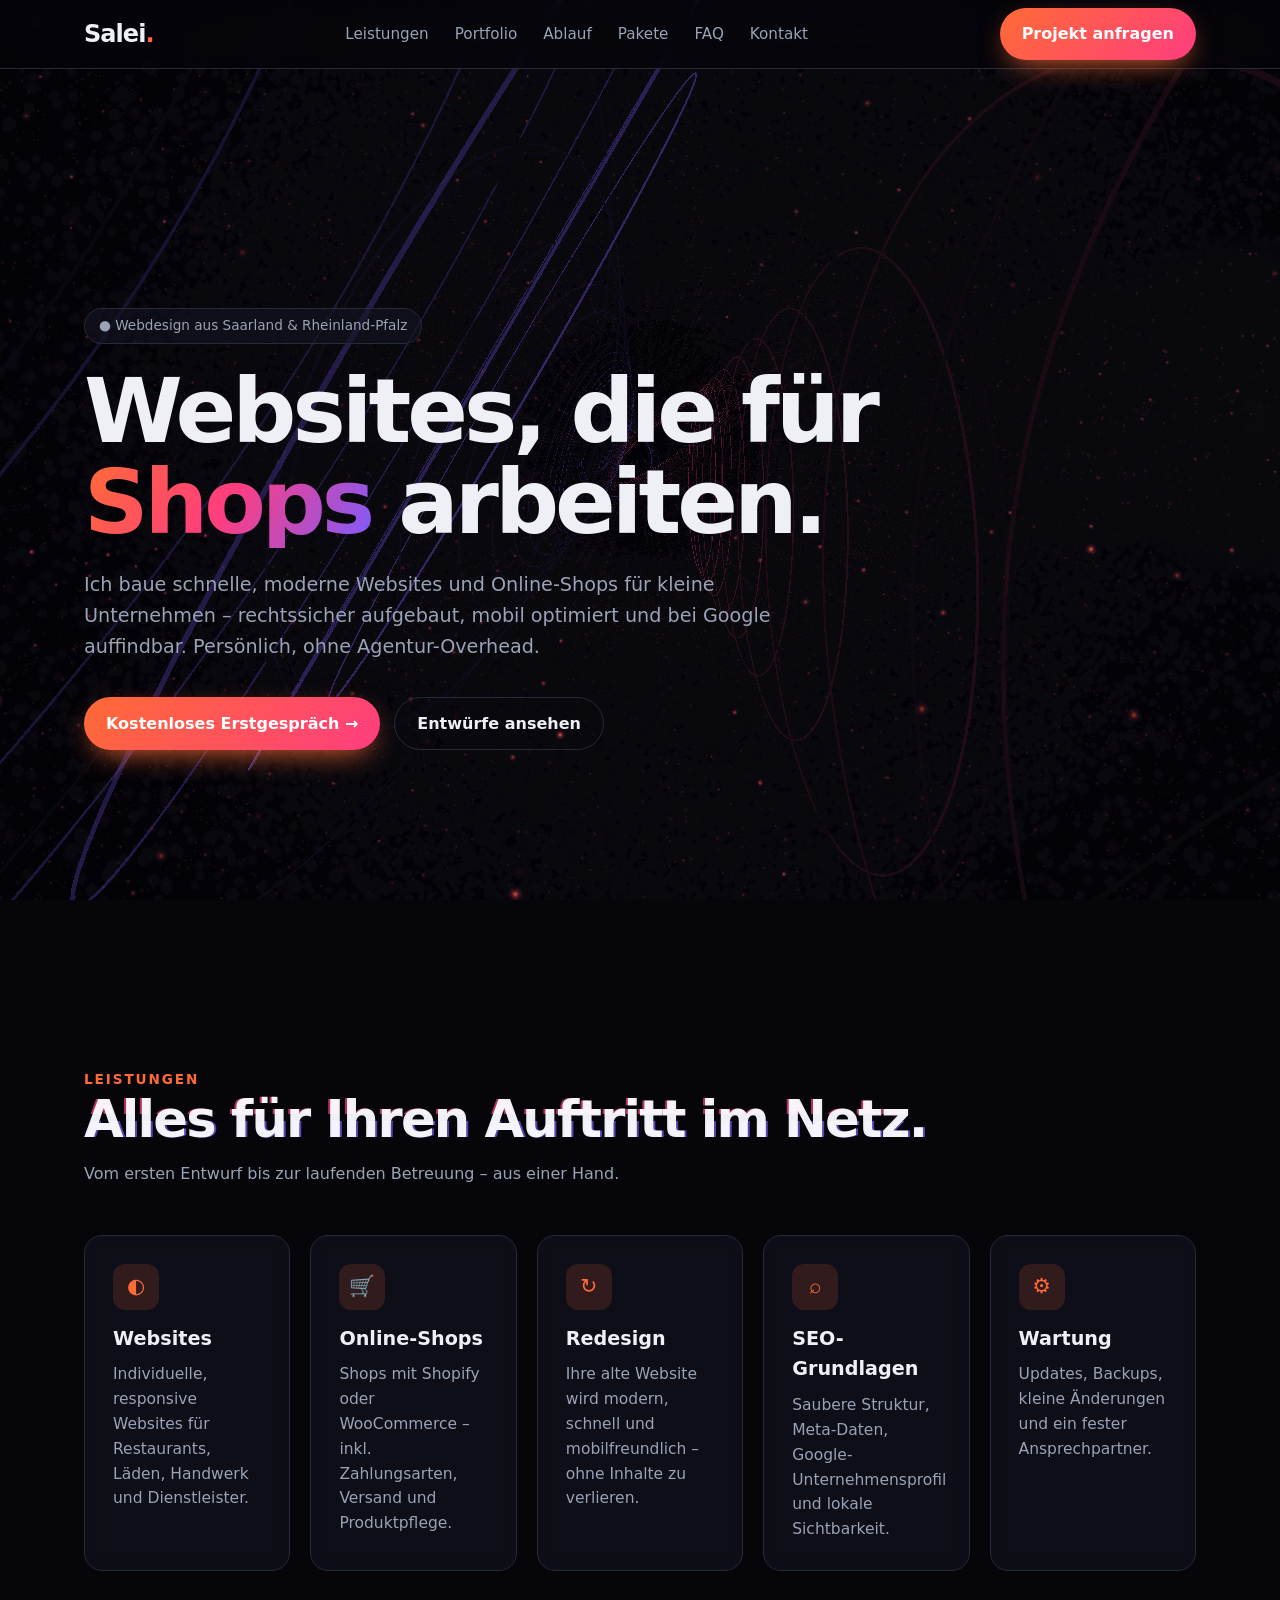
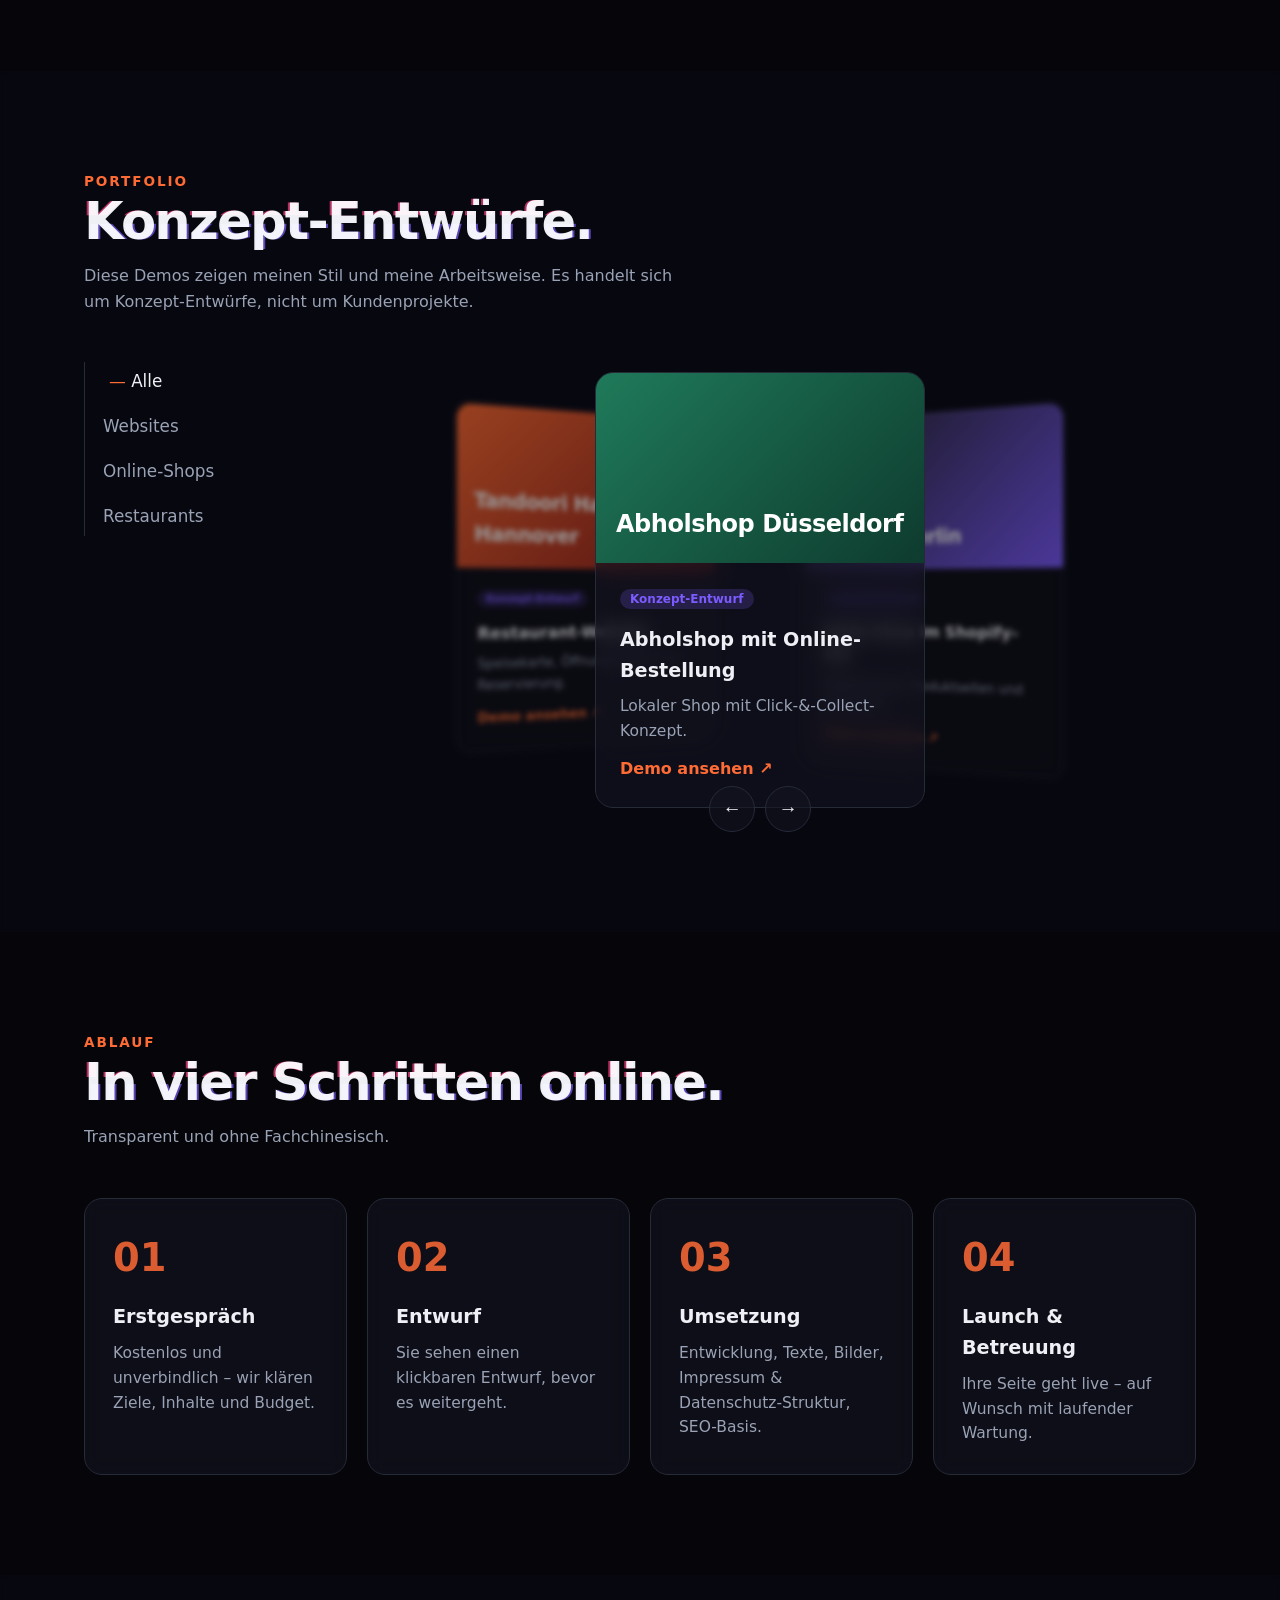
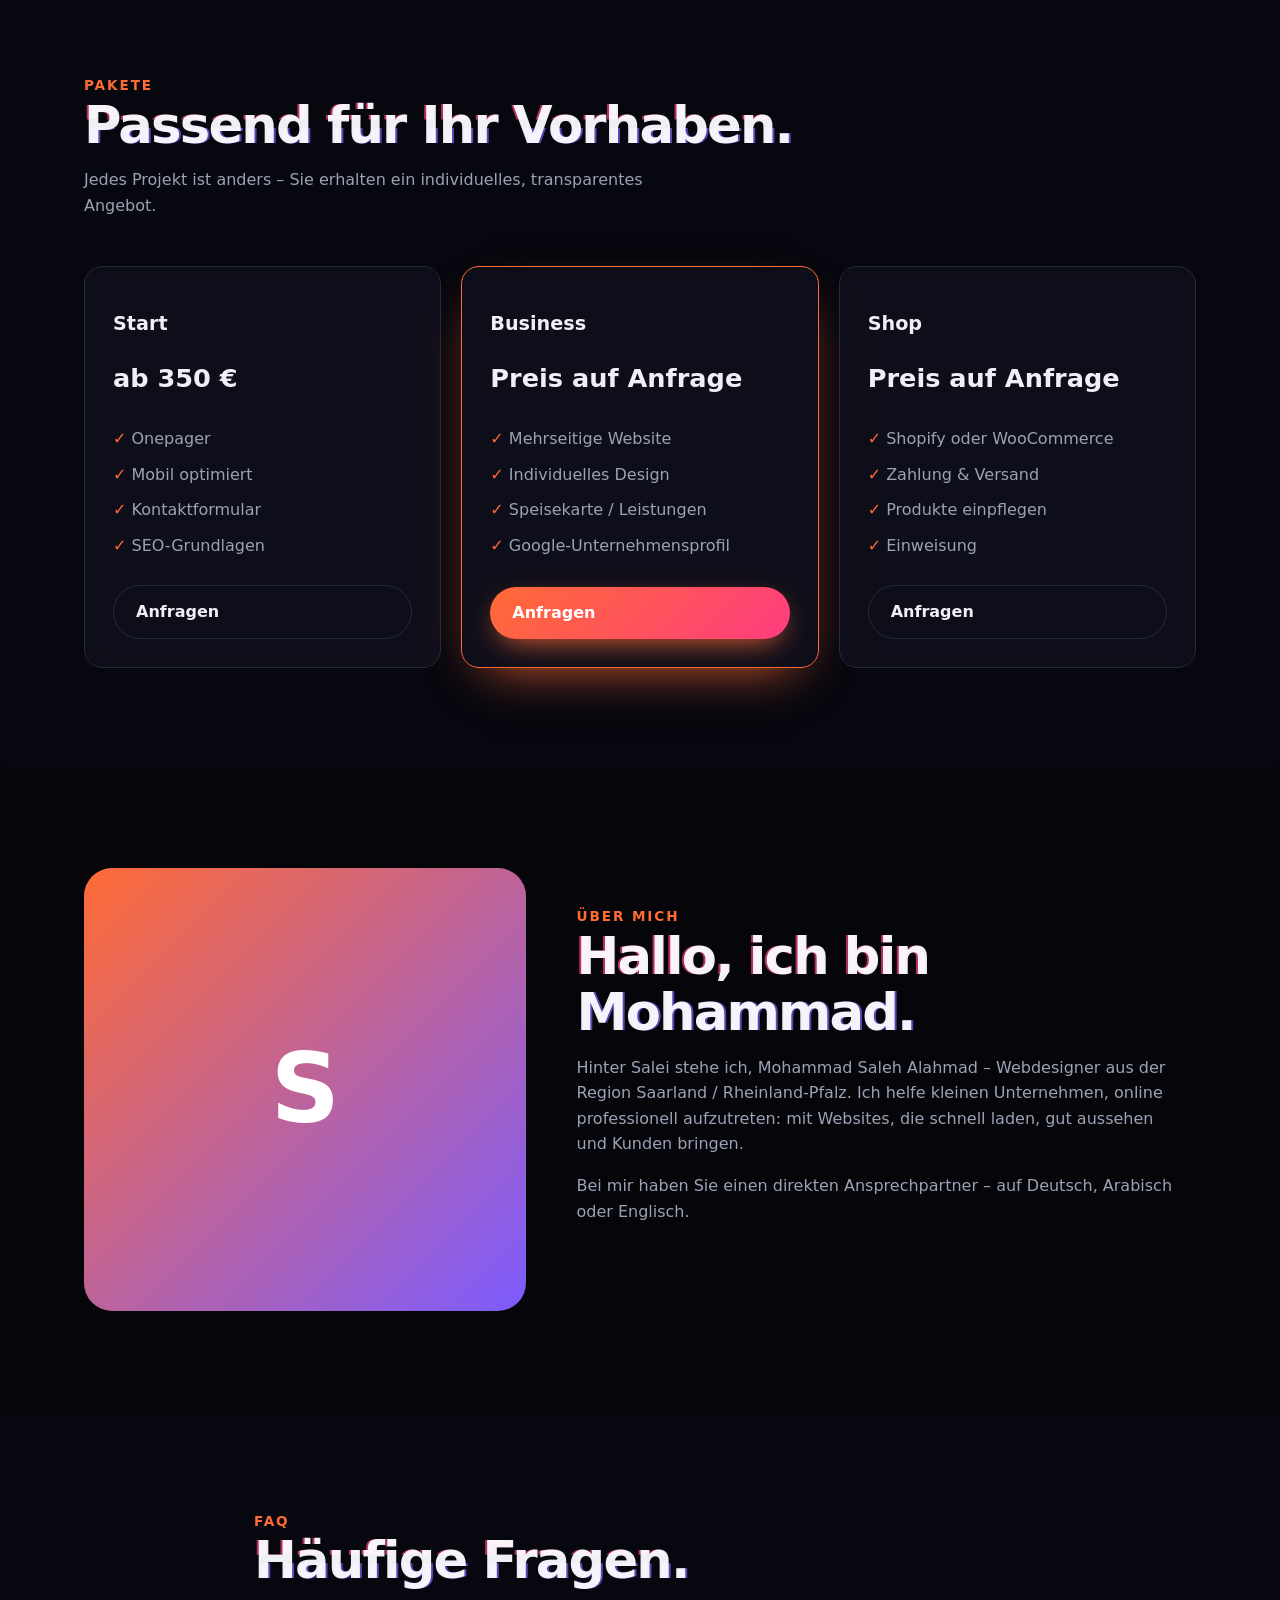
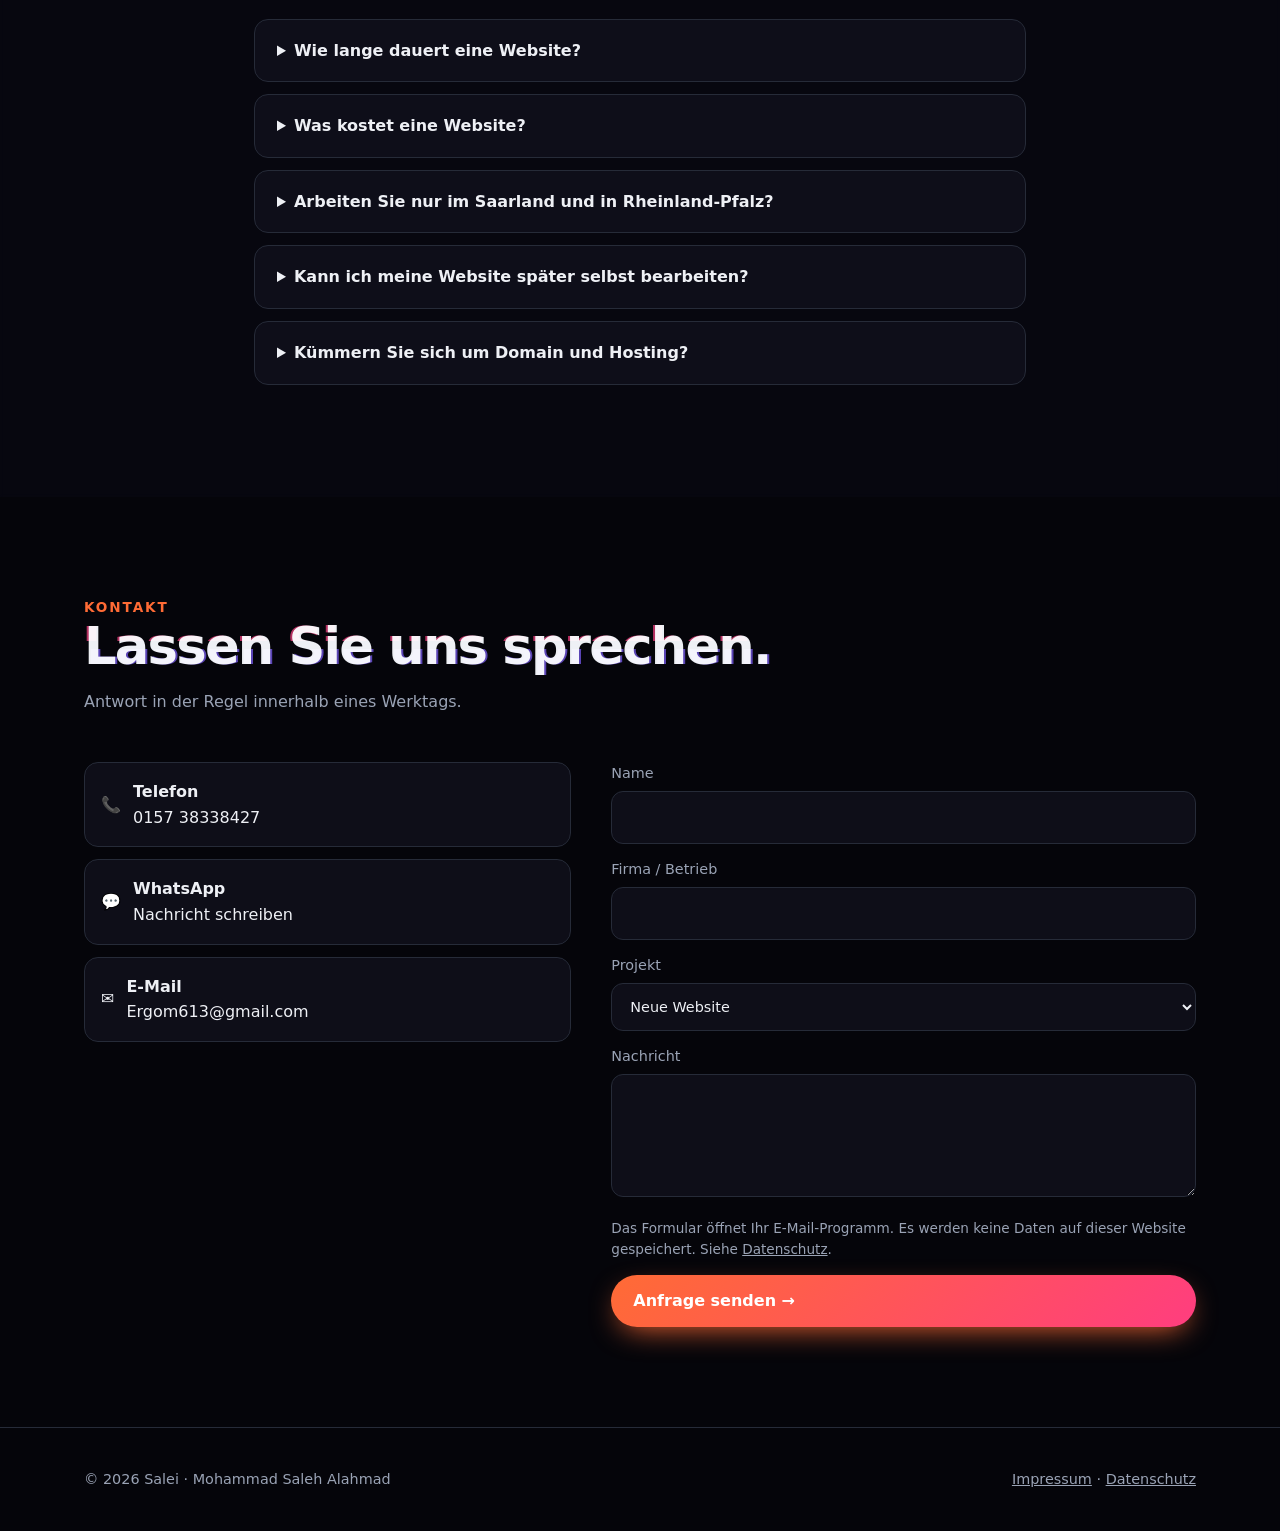
<file: index.html>
<!doctype html>
<html lang="de">
<head>
<meta charset="utf-8"><meta name="viewport" content="width=device-width,initial-scale=1">
<title>Salei – Webdesign &amp; Online-Shops für Saarland &amp; Rheinland-Pfalz</title>
<meta name="description" content="Salei – moderne Websites, Online-Shops (Shopify, WooCommerce), Redesign und SEO für Restaurants, Läden und kleine Unternehmen in Saarland, Rheinland-Pfalz und ganz Deutschland.">
<link rel="canonical" href="https://www.DEINE-DOMAIN.de/">
<meta name="theme-color" content="#05050a">
<link rel="icon" href="favicon.svg" type="image/svg+xml">
<meta property="og:type" content="website"><meta property="og:locale" content="de_DE">
<meta property="og:title" content="Salei – Webdesign &amp; Online-Shops"><meta property="og:description" content="Moderne Websites und Online-Shops für kleine Unternehmen in Deutschland.">
<meta property="og:url" content="https://www.DEINE-DOMAIN.de/"><meta property="og:image" content="https://www.DEINE-DOMAIN.de/og-image.svg">
<link rel="stylesheet" href="style.css">
<script type="application/ld+json">
{"@context":"https://schema.org","@type":"ProfessionalService","name":"Salei","description":"Webdesign, Online-Shops, Redesign, SEO und Wartung für kleine Unternehmen.","url":"https://www.DEINE-DOMAIN.de/","telephone":"+4915738338427","email":"Ergom613@gmail.com","founder":{"@type":"Person","name":"Mohammad Saleh Alahmad"},"areaServed":["Saarland","Rheinland-Pfalz","Deutschland"],"address":{"@type":"PostalAddress","streetAddress":"Mecklenburgring 6","postalCode":"66121","addressLocality":"Saarbrücken","addressRegion":"Saarland","addressCountry":"DE"},"priceRange":"ab 350 €","knowsLanguage":["de","ar","en"]}
</script>
</head>
<body>
<canvas id="gl" aria-hidden="true"></canvas>
<a class="skip" href="#main">Zum Inhalt springen</a>
<header><nav class="wrap" aria-label="Hauptnavigation">
<a href="#top" class="logo">Salei<span>.</span></a>
<ul><li><a href="#leistungen">Leistungen</a></li><li><a href="#portfolio">Portfolio</a></li><li><a href="#ablauf">Ablauf</a></li><li><a href="#pakete">Pakete</a></li><li><a href="#faq">FAQ</a></li><li><a href="#kontakt">Kontakt</a></li></ul>
<a href="#kontakt" class="btn p hdr-cta">Projekt anfragen</a>
<button class="menu" aria-label="Menü öffnen" aria-expanded="false">☰</button>
</nav></header>
<main id="main">
<section class="hero" id="top"><div class="blob b1"></div><div class="blob b2"></div><div class="grid-bg"></div>
<div class="wrap">
<span class="tag rv">● Webdesign aus Saarland &amp; Rheinland-Pfalz</span>
<h1 class="rv">Websites, die für <span class="grad word">Restaurants</span> arbeiten.</h1>
<p class="lead rv">Ich baue schnelle, moderne Websites und Online-Shops für kleine Unternehmen – rechtssicher aufgebaut, mobil optimiert und bei Google auffindbar. Persönlich, ohne Agentur-Overhead.</p>
<div class="cta rv"><a href="#kontakt" class="btn p">Kostenloses Erstgespräch →</a><a href="#portfolio" class="btn">Entwürfe ansehen</a></div>
</div></section>

<section id="leistungen"><div class="wrap">
<p class="kick rv">Leistungen</p><h2 class="rv glitch" data-text="Alles für Ihren Auftritt im Netz.">Alles für Ihren Auftritt im Netz.</h2>
<p class="sub rv">Vom ersten Entwurf bis zur laufenden Betreuung – aus einer Hand.</p>
<div class="cards" style="grid-template-columns:repeat(auto-fit,minmax(190px,1fr))">
<article class="card rv"><div class="ic" aria-hidden="true">◐</div><h3>Websites</h3><p>Individuelle, responsive Websites für Restaurants, Läden, Handwerk und Dienstleister.</p></article>
<article class="card rv"><div class="ic" aria-hidden="true">🛒</div><h3>Online-Shops</h3><p>Shops mit Shopify oder WooCommerce – inkl. Zahlungsarten, Versand und Produktpflege.</p></article>
<article class="card rv"><div class="ic" aria-hidden="true">↻</div><h3>Redesign</h3><p>Ihre alte Website wird modern, schnell und mobilfreundlich – ohne Inhalte zu verlieren.</p></article>
<article class="card rv"><div class="ic" aria-hidden="true">⌕</div><h3>SEO-Grundlagen</h3><p>Saubere Struktur, Meta-Daten, Google-Unternehmensprofil und lokale Sichtbarkeit.</p></article>
<article class="card rv"><div class="ic" aria-hidden="true">⚙</div><h3>Wartung</h3><p>Updates, Backups, kleine Änderungen und ein fester Ansprechpartner.</p></article>
</div></div></section>

<section id="portfolio" class="alt"><div class="wrap">
<p class="kick rv">Portfolio</p><h2 class="rv glitch" data-text="Konzept-Entwürfe.">Konzept-Entwürfe.</h2>
<p class="sub rv">Diese Demos zeigen meinen Stil und meine Arbeitsweise. Es handelt sich um Konzept-Entwürfe, nicht um Kundenprojekte.</p>
<div class="pf"><ul class="filters rv" aria-label="Projekte filtern">
<li><button aria-pressed="true" data-f="all">Alle</button></li><li><button aria-pressed="false" data-f="websites">Websites</button></li><li><button aria-pressed="false" data-f="shops">Online-Shops</button></li><li><button aria-pressed="false" data-f="restaurants">Restaurants</button></li></ul>
<div class="stage rv"><div class="ring">
<a data-cat="websites shops" class="card proj" href="https://alphamhs614-cmd.github.io/abholshop-duesseldorf-demo/" target="_blank" rel="noopener"><div class="thumb t1">Abholshop Düsseldorf</div><div class="in"><span class="badge">Konzept-Entwurf</span><h3>Abholshop mit Online-Bestellung</h3><p>Lokaler Shop mit Click-&amp;-Collect-Konzept.</p><span class="more">Demo ansehen ↗</span></div></a>
<a data-cat="shops" class="card proj" href="https://alphamhs614-cmd.github.io/fashion-berlin-shopify-demo/" target="_blank" rel="noopener"><div class="thumb t2">Fashion Berlin</div><div class="in"><span class="badge">Konzept-Entwurf</span><h3>Mode-Shop im Shopify-Stil</h3><p>Editorial-Look, Produktseiten und Warenkorb.</p><span class="more">Demo ansehen ↗</span></div></a>
<a data-cat="websites restaurants" class="card proj" href="https://alphamhs614-cmd.github.io/tandoori-haus-hannover-demo/" target="_blank" rel="noopener"><div class="thumb t3">Tandoori Haus Hannover</div><div class="in"><span class="badge">Konzept-Entwurf</span><h3>Restaurant-Website</h3><p>Speisekarte, Öffnungszeiten und Reservierung.</p><span class="more">Demo ansehen ↗</span></div></a>
</div><div class="carnav"><button class="prev" aria-label="Vorheriges Projekt">←</button><button class="next" aria-label="Nächstes Projekt">→</button></div></div></div></div></div></section>

<section id="ablauf"><div class="wrap">
<p class="kick rv">Ablauf</p><h2 class="rv glitch" data-text="In vier Schritten online.">In vier Schritten online.</h2><p class="sub rv">Transparent und ohne Fachchinesisch.</p>
<div class="steps">
<div class="card rv"><h3>Erstgespräch</h3><p>Kostenlos und unverbindlich – wir klären Ziele, Inhalte und Budget.</p></div>
<div class="card rv"><h3>Entwurf</h3><p>Sie sehen einen klickbaren Entwurf, bevor es weitergeht.</p></div>
<div class="card rv"><h3>Umsetzung</h3><p>Entwicklung, Texte, Bilder, Impressum &amp; Datenschutz-Struktur, SEO-Basis.</p></div>
<div class="card rv"><h3>Launch &amp; Betreuung</h3><p>Ihre Seite geht live – auf Wunsch mit laufender Wartung.</p></div>
</div></div></section>

<section id="pakete" class="alt price"><div class="wrap">
<p class="kick rv">Pakete</p><h2 class="rv glitch" data-text="Passend für Ihr Vorhaben.">Passend für Ihr Vorhaben.</h2><p class="sub rv">Jedes Projekt ist anders – Sie erhalten ein individuelles, transparentes Angebot.</p>
<div class="cards">
<div class="card rv"><h3>Start</h3><div class="amt">ab 350 €</div><ul><li>Onepager</li><li>Mobil optimiert</li><li>Kontaktformular</li><li>SEO-Grundlagen</li></ul><a href="#kontakt" class="btn">Anfragen</a></div>
<div class="card hl rv"><h3>Business</h3><div class="amt">Preis auf Anfrage</div><ul><li>Mehrseitige Website</li><li>Individuelles Design</li><li>Speisekarte / Leistungen</li><li>Google-Unternehmensprofil</li></ul><a href="#kontakt" class="btn p">Anfragen</a></div>
<div class="card rv"><h3>Shop</h3><div class="amt">Preis auf Anfrage</div><ul><li>Shopify oder WooCommerce</li><li>Zahlung &amp; Versand</li><li>Produkte einpflegen</li><li>Einweisung</li></ul><a href="#kontakt" class="btn">Anfragen</a></div>
</div>
<!-- PREISE: Hier können später "ab ... €"-Preise eingetragen werden (Platzhalter "Preis auf Anfrage" ersetzen). -->
</div></section>

<section id="ueber"><div class="wrap about">
<div class="avatar rv" aria-hidden="true">S</div>
<div><p class="kick rv">Über mich</p><h2 class="rv glitch" data-text="Hallo, ich bin Mohammad.">Hallo, ich bin Mohammad.</h2>
<p class="sub rv" style="margin-bottom:16px">Hinter Salei stehe ich, Mohammad Saleh Alahmad – Webdesigner aus der Region Saarland / Rheinland-Pfalz. Ich helfe kleinen Unternehmen, online professionell aufzutreten: mit Websites, die schnell laden, gut aussehen und Kunden bringen.</p>
<p class="sub rv">Bei mir haben Sie einen direkten Ansprechpartner – auf Deutsch, Arabisch oder Englisch.</p></div>
</div></section>

<section id="faq" class="alt"><div class="wrap" style="max-width:820px">
<p class="kick rv">FAQ</p><h2 class="rv glitch" data-text="Häufige Fragen.">Häufige Fragen.</h2><div style="margin-top:30px">
<details class="rv"><summary>Wie lange dauert eine Website?</summary><p>Ein einfacher Onepager ist oft in 1–2 Wochen fertig, größere Projekte und Shops brauchen entsprechend länger. Den genauen Zeitplan besprechen wir im Erstgespräch.</p></details>
<details class="rv"><summary>Was kostet eine Website?</summary><p>Das hängt vom Umfang ab. Nach dem Erstgespräch erhalten Sie ein individuelles Festpreis-Angebot.</p></details>
<details class="rv"><summary>Arbeiten Sie nur im Saarland und in Rheinland-Pfalz?</summary><p>Nein – in der Region gerne auch persönlich, deutschlandweit online per Telefon oder Video.</p></details>
<details class="rv"><summary>Kann ich meine Website später selbst bearbeiten?</summary><p>Ja, auf Wunsch mit einem einfach bedienbaren System und kurzer Einweisung.</p></details>
<details class="rv"><summary>Kümmern Sie sich um Domain und Hosting?</summary><p>Ich unterstütze Sie bei der Auswahl und Einrichtung. Verträge laufen auf Ihren Namen, damit Sie unabhängig bleiben.</p></details>
</div></div></section>

<section id="kontakt"><div class="wrap">
<p class="kick rv">Kontakt</p><h2 class="rv glitch" data-text="Lassen Sie uns sprechen.">Lassen Sie uns sprechen.</h2><p class="sub rv">Antwort in der Regel innerhalb eines Werktags.</p>
<div class="contact">
<div class="cl rv">
<a href="tel:+4915738338427">📞 <span><strong>Telefon</strong><br>0157 38338427</span></a>
<a href="https://wa.me/4915738338427" target="_blank" rel="noopener">💬 <span><strong>WhatsApp</strong><br>Nachricht schreiben</span></a>
<a href="mailto:Ergom613@gmail.com">✉️ <span><strong>E-Mail</strong><br>Ergom613@gmail.com</span></a>
</div>
<form id="f" class="rv" data-mail="Ergom613@gmail.com">
<label>Name<input name="n" required autocomplete="name"></label>
<label>Firma / Betrieb<input name="c" autocomplete="organization"></label>
<label>Projekt<select name="t"><option>Neue Website</option><option>Online-Shop</option><option>Redesign</option><option>SEO</option><option>Wartung</option></select></label>
<label>Nachricht<textarea name="m" rows="4" required></textarea></label>
<p style="font-size:.85rem;color:var(--mut)">Das Formular öffnet Ihr E-Mail-Programm. Es werden keine Daten auf dieser Website gespeichert. Siehe <a href="datenschutz.html">Datenschutz</a>.</p>
<button class="btn p" type="submit">Anfrage senden →</button>
</form></div></div></section>
</main>
<footer><div class="wrap"><span>© <span id="y">2026</span> Salei · Mohammad Saleh Alahmad</span><span><a href="impressum.html">Impressum</a> · <a href="datenschutz.html">Datenschutz</a></span></div></footer>
<script src="main.js" defer></script>
<script type="module" src="scene.js"></script>
</body></html>
</file>
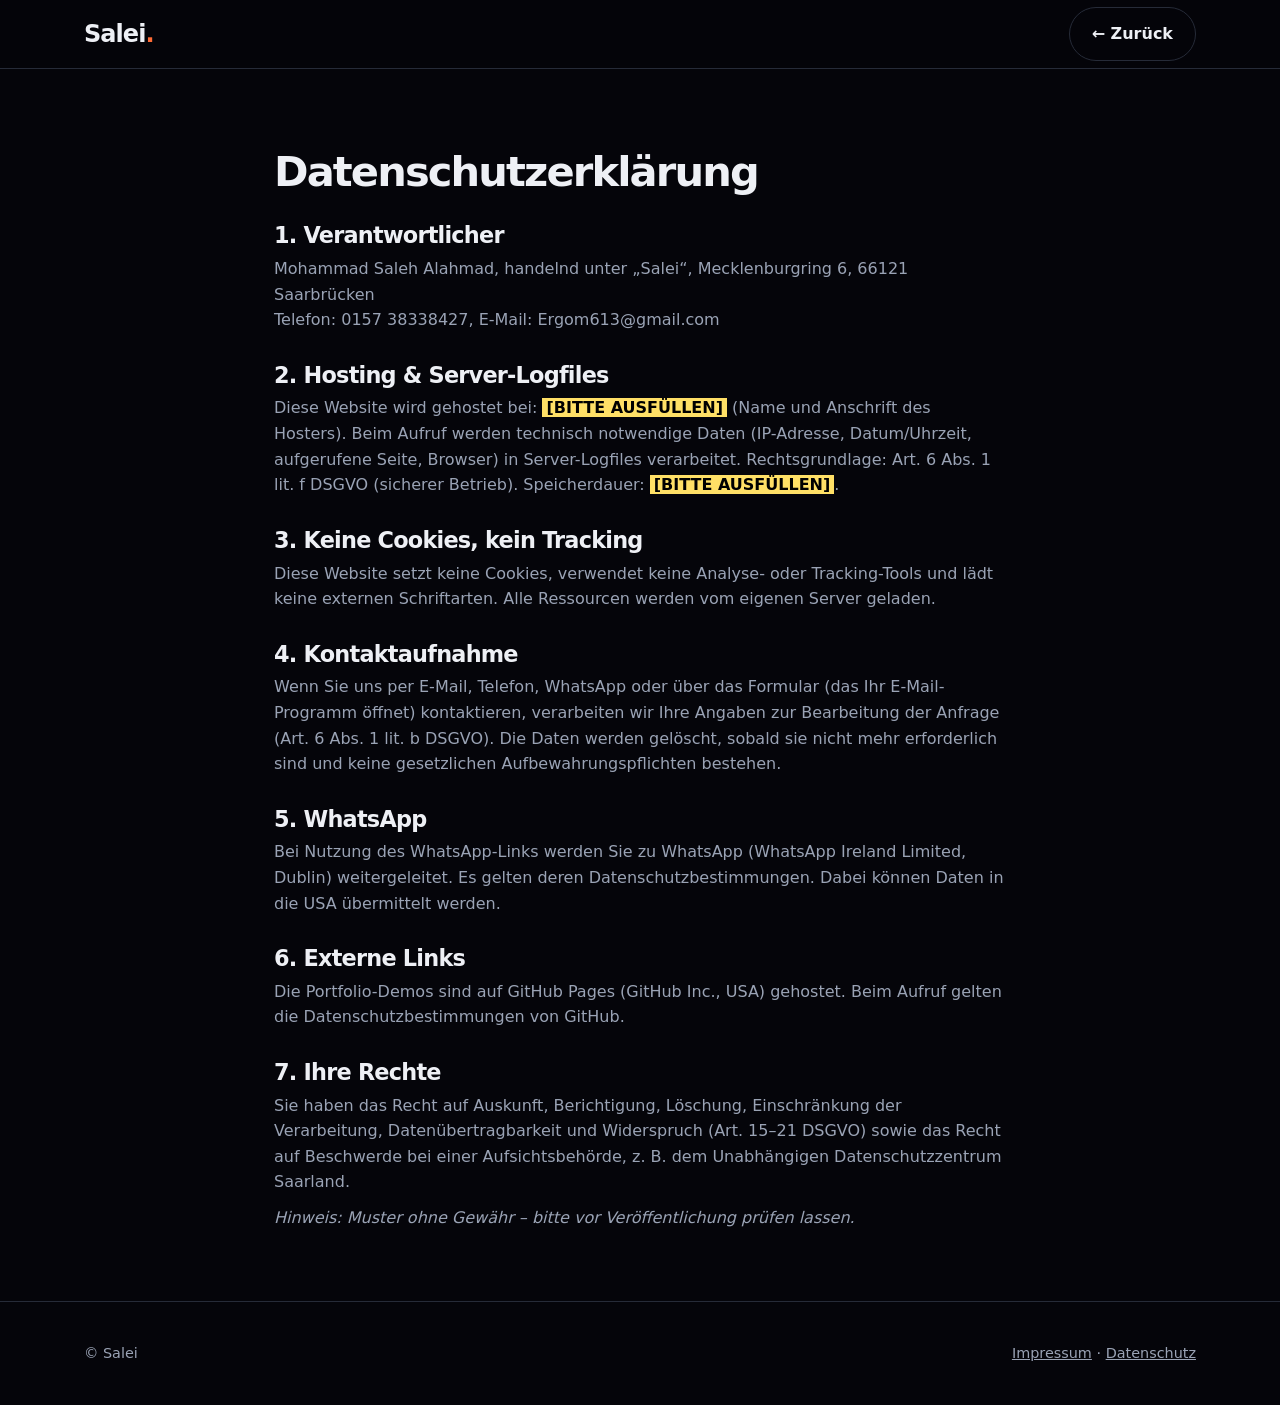
<file: datenschutz.html>
<!doctype html><html lang="de"><head><meta charset="utf-8"><meta name="viewport" content="width=device-width,initial-scale=1"><title>Datenschutzerklärung – Salei</title><meta name="robots" content="noindex,follow"><link rel="icon" href="favicon.svg" type="image/svg+xml"><link rel="stylesheet" href="style.css"></head><body>
<header><nav class="wrap"><a href="index.html" class="logo">Salei<span>.</span></a><a href="index.html" class="btn">← Zurück</a></nav></header>
<main class="wrap legal"><h1>Datenschutzerklärung</h1>
<h2>1. Verantwortlicher</h2><p>Mohammad Saleh Alahmad, handelnd unter „Salei“, Mecklenburgring 6, 66121 Saarbrücken<br>Telefon: 0157 38338427, E-Mail: Ergom613@gmail.com</p>
<h2>2. Hosting &amp; Server-Logfiles</h2><p>Diese Website wird gehostet bei: <span class="fill">[BITTE AUSFÜLLEN]</span> (Name und Anschrift des Hosters). Beim Aufruf werden technisch notwendige Daten (IP-Adresse, Datum/Uhrzeit, aufgerufene Seite, Browser) in Server-Logfiles verarbeitet. Rechtsgrundlage: Art. 6 Abs. 1 lit. f DSGVO (sicherer Betrieb). Speicherdauer: <span class="fill">[BITTE AUSFÜLLEN]</span>.</p>
<h2>3. Keine Cookies, kein Tracking</h2><p>Diese Website setzt keine Cookies, verwendet keine Analyse- oder Tracking-Tools und lädt keine externen Schriftarten. Alle Ressourcen werden vom eigenen Server geladen.</p>
<h2>4. Kontaktaufnahme</h2><p>Wenn Sie uns per E-Mail, Telefon, WhatsApp oder über das Formular (das Ihr E-Mail-Programm öffnet) kontaktieren, verarbeiten wir Ihre Angaben zur Bearbeitung der Anfrage (Art. 6 Abs. 1 lit. b DSGVO). Die Daten werden gelöscht, sobald sie nicht mehr erforderlich sind und keine gesetzlichen Aufbewahrungspflichten bestehen.</p>
<h2>5. WhatsApp</h2><p>Bei Nutzung des WhatsApp-Links werden Sie zu WhatsApp (WhatsApp Ireland Limited, Dublin) weitergeleitet. Es gelten deren Datenschutzbestimmungen. Dabei können Daten in die USA übermittelt werden.</p>
<h2>6. Externe Links</h2><p>Die Portfolio-Demos sind auf GitHub Pages (GitHub Inc., USA) gehostet. Beim Aufruf gelten die Datenschutzbestimmungen von GitHub.</p>
<h2>7. Ihre Rechte</h2><p>Sie haben das Recht auf Auskunft, Berichtigung, Löschung, Einschränkung der Verarbeitung, Datenübertragbarkeit und Widerspruch (Art. 15–21 DSGVO) sowie das Recht auf Beschwerde bei einer Aufsichtsbehörde, z. B. dem Unabhängigen Datenschutzzentrum Saarland.</p>
<p><em>Hinweis: Muster ohne Gewähr – bitte vor Veröffentlichung prüfen lassen.</em></p>
</main><footer><div class="wrap"><span>© Salei</span><span><a href="impressum.html">Impressum</a> · <a href="datenschutz.html">Datenschutz</a></span></div></footer></body></html>
</file>
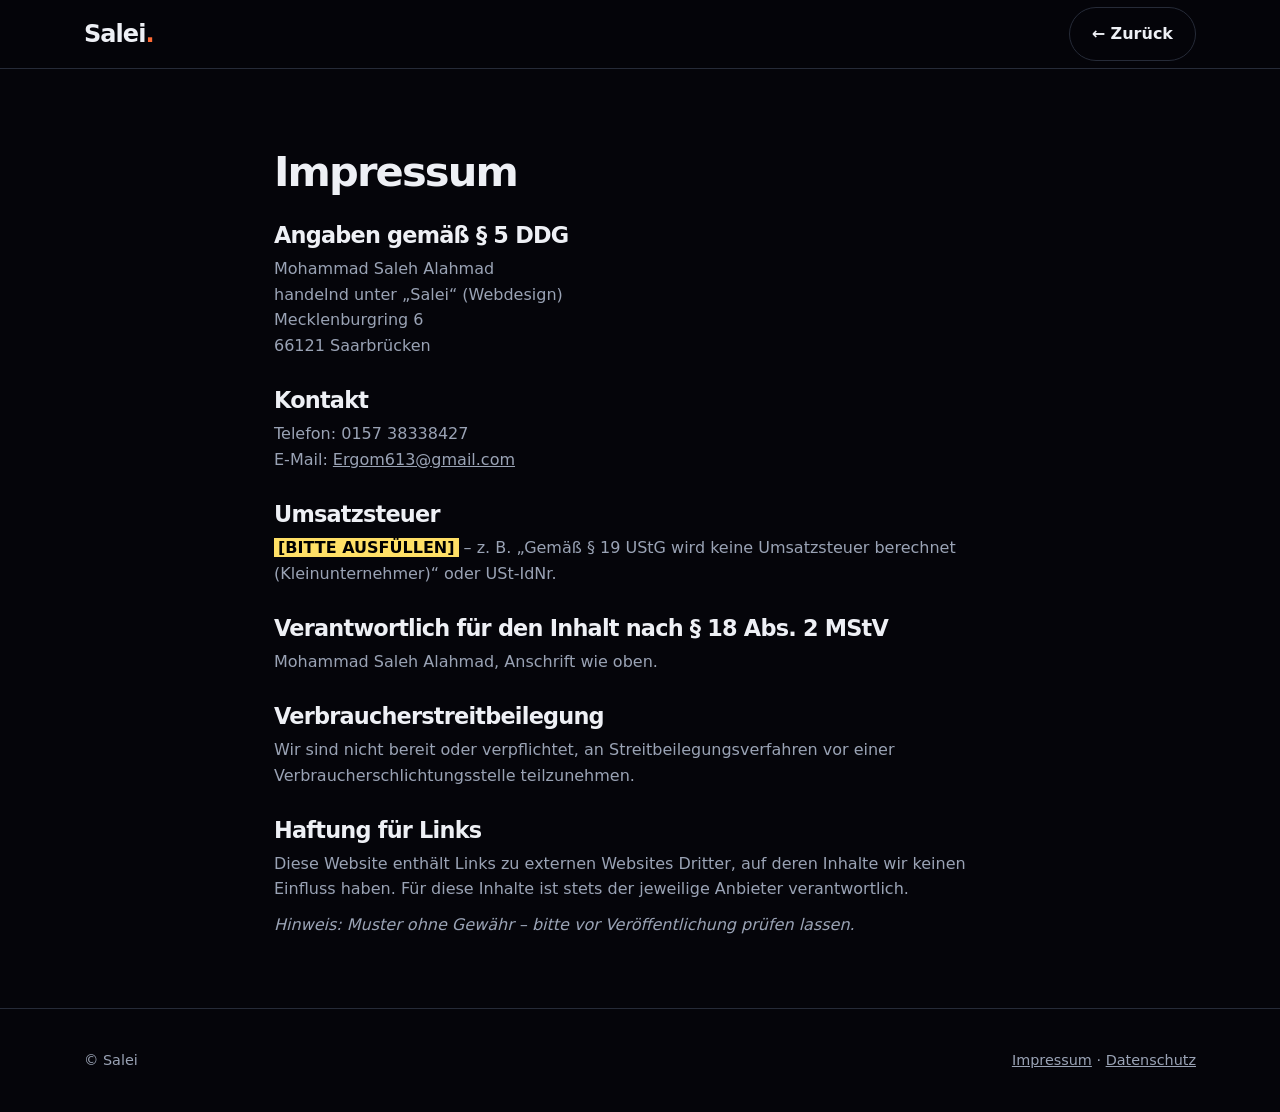
<file: impressum.html>
<!doctype html><html lang="de"><head><meta charset="utf-8"><meta name="viewport" content="width=device-width,initial-scale=1"><title>Impressum – Salei</title><meta name="robots" content="noindex,follow"><link rel="icon" href="favicon.svg" type="image/svg+xml"><link rel="stylesheet" href="style.css"></head><body>
<header><nav class="wrap"><a href="index.html" class="logo">Salei<span>.</span></a><a href="index.html" class="btn">← Zurück</a></nav></header>
<main class="wrap legal"><h1>Impressum</h1>
<h2>Angaben gemäß § 5 DDG</h2><p>Mohammad Saleh Alahmad<br>handelnd unter „Salei“ (Webdesign)<br>Mecklenburgring 6<br>66121 Saarbrücken</p>
<h2>Kontakt</h2><p>Telefon: 0157 38338427<br>E-Mail: <a href="mailto:Ergom613@gmail.com">Ergom613@gmail.com</a></p>
<h2>Umsatzsteuer</h2><p><span class="fill">[BITTE AUSFÜLLEN]</span> – z. B. „Gemäß § 19 UStG wird keine Umsatzsteuer berechnet (Kleinunternehmer)“ oder USt-IdNr.</p>
<h2>Verantwortlich für den Inhalt nach § 18 Abs. 2 MStV</h2><p>Mohammad Saleh Alahmad, Anschrift wie oben.</p>
<h2>Verbraucherstreitbeilegung</h2><p>Wir sind nicht bereit oder verpflichtet, an Streitbeilegungsverfahren vor einer Verbraucherschlichtungsstelle teilzunehmen.</p>
<h2>Haftung für Links</h2><p>Diese Website enthält Links zu externen Websites Dritter, auf deren Inhalte wir keinen Einfluss haben. Für diese Inhalte ist stets der jeweilige Anbieter verantwortlich.</p>
<p><em>Hinweis: Muster ohne Gewähr – bitte vor Veröffentlichung prüfen lassen.</em></p>
</main><footer><div class="wrap"><span>© Salei</span><span><a href="impressum.html">Impressum</a> · <a href="datenschutz.html">Datenschutz</a></span></div></footer></body></html>
</file>
<file: style.css>
:root{--bg:#05050a;--bg2:rgba(10,10,20,.55);--card:rgba(20,20,34,.6);--fg:#eef0f5;--mut:#9aa3b5;--acc:#ff6b35;--acc2:#7c5cff;--line:#262b38;--r:18px;
--f:ui-sans-serif,system-ui,-apple-system,"Segoe UI",Roboto,"Helvetica Neue",Arial,sans-serif}
*{box-sizing:border-box;margin:0;padding:0}html{scroll-behavior:smooth}
body{font-family:var(--f);background:var(--bg);color:var(--fg);line-height:1.6;-webkit-font-smoothing:antialiased}
a{color:inherit}img{max-width:100%}
.wrap{max-width:1160px;margin:0 auto;padding:0 24px}
.skip{position:absolute;left:-999px}.skip:focus{left:12px;top:12px;background:var(--acc);color:#fff;padding:8px 12px;z-index:99}
header{position:sticky;top:0;z-index:50;backdrop-filter:blur(14px);background:color-mix(in srgb,var(--bg) 75%,transparent);border-bottom:1px solid var(--line)}
nav{display:flex;align-items:center;justify-content:space-between;height:68px}
.logo{font-weight:800;font-size:1.5rem;letter-spacing:-.04em;text-decoration:none}.logo span{color:var(--acc)}
nav ul{display:flex;gap:26px;list-style:none}nav ul a{text-decoration:none;color:var(--mut);font-size:.95rem}nav ul a:hover{color:var(--fg)}
.btn{display:inline-flex;align-items:center;gap:8px;padding:13px 22px;border-radius:999px;font-weight:600;text-decoration:none;border:1px solid var(--line);transition:transform .2s,box-shadow .2s;cursor:pointer;font:inherit;font-weight:600}
.btn.p{background:linear-gradient(135deg,var(--acc),#ff3d7f);color:#fff;border:0;box-shadow:0 10px 30px -10px var(--acc)}
.btn:hover{transform:translateY(-2px)}
.menu{display:none;background:none;border:1px solid var(--line);color:var(--fg);border-radius:10px;padding:8px 12px}
.hero{position:relative;overflow:hidden;padding:120px 0 100px}
.blob{position:absolute;border-radius:50%;filter:blur(80px);opacity:.55;animation:float 14s ease-in-out infinite alternate}
.b1{width:480px;height:480px;background:var(--acc);top:-120px;right:-80px}.b2{width:420px;height:420px;background:var(--acc2);bottom:-160px;left:-120px;animation-delay:-6s}
@keyframes float{to{transform:translate(-60px,50px) scale(1.15)}}
.grid-bg{position:absolute;inset:0;background-image:linear-gradient(var(--line) 1px,transparent 1px),linear-gradient(90deg,var(--line) 1px,transparent 1px);background-size:56px 56px;mask-image:radial-gradient(ellipse at center,#000 20%,transparent 70%);opacity:.5}
.hero .wrap{position:relative}
.tag{display:inline-block;padding:6px 14px;border:1px solid var(--line);border-radius:999px;font-size:.85rem;color:var(--mut);background:var(--card)}
h1{font-size:clamp(2.6rem,7vw,5.6rem);line-height:1.02;letter-spacing:-.045em;margin:22px 0;font-weight:800;max-width:15ch}
.grad{background:linear-gradient(120deg,var(--acc),#ff3d7f 50%,var(--acc2));-webkit-background-clip:text;background-clip:text;color:transparent}
.lead{font-size:1.2rem;color:var(--mut);max-width:58ch}
.cta{display:flex;gap:14px;flex-wrap:wrap;margin-top:34px}
.word{display:inline-block;min-width:6ch}
section{padding:100px 0}section.alt{background:var(--bg2)}
h2{font-size:clamp(2rem,4.5vw,3.2rem);letter-spacing:-.035em;line-height:1.1;margin-bottom:14px}
.kick{color:var(--acc);font-weight:700;font-size:.85rem;letter-spacing:.14em;text-transform:uppercase}
.sub{color:var(--mut);max-width:60ch;margin-bottom:48px}
.cards{display:grid;grid-template-columns:repeat(auto-fit,minmax(260px,1fr));gap:20px}
.card{background:var(--card);border:1px solid var(--line);border-radius:var(--r);padding:28px;transition:transform .3s,border-color .3s}
.card:hover{transform:translateY(-4px);border-color:var(--acc)}
.card h3{font-size:1.2rem;margin:14px 0 8px}.card p{color:var(--mut);font-size:.97rem}
.ic{width:46px;height:46px;border-radius:12px;display:grid;place-items:center;background:color-mix(in srgb,var(--acc) 15%,transparent);color:var(--acc);font-size:1.3rem}
.proj{padding:0;overflow:hidden;display:flex;flex-direction:column;text-decoration:none}
.thumb{height:190px;display:flex;align-items:flex-end;padding:20px;font-weight:800;font-size:1.5rem;color:#fff;letter-spacing:-.02em}
.t1{background:linear-gradient(135deg,#1f7a5a,#0e3b2e)}.t2{background:linear-gradient(135deg,#222,#7c5cff)}.t3{background:linear-gradient(135deg,#ff6b35,#8a1c1c)}
.proj .in{padding:22px 24px 26px}.badge{font-size:.75rem;padding:3px 10px;border-radius:999px;background:color-mix(in srgb,var(--acc2) 20%,transparent);color:var(--acc2);font-weight:600}
.more{display:inline-block;margin-top:12px;color:var(--acc);font-weight:600}
.steps{counter-reset:s;display:grid;grid-template-columns:repeat(auto-fit,minmax(210px,1fr));gap:20px}
.steps .card::before{counter-increment:s;content:"0" counter(s);font-size:2.4rem;font-weight:800;color:var(--acc);opacity:.85}
.price .card{display:flex;flex-direction:column}.price .hl{border-color:var(--acc);box-shadow:0 20px 50px -25px var(--acc)}
.amt{font-size:1.6rem;font-weight:800;margin:10px 0}.price ul{list-style:none;color:var(--mut);margin:12px 0 22px;flex:1}.price li{padding:5px 0}.price li::before{content:"✓ ";color:var(--acc)}
.note{font-size:.85rem;color:var(--mut);margin-top:22px}
.about{display:grid;grid-template-columns:1fr 1.4fr;gap:50px;align-items:center}
.avatar{aspect-ratio:1;border-radius:28px;background:linear-gradient(135deg,var(--acc),var(--acc2));display:grid;place-items:center;font-size:6rem;font-weight:800;color:#fff}
details{background:var(--card);border:1px solid var(--line);border-radius:14px;padding:18px 22px;margin-bottom:12px}
summary{cursor:pointer;font-weight:600}details p{color:var(--mut);margin-top:10px}
.contact{display:grid;grid-template-columns:1fr 1.2fr;gap:40px}
form{display:grid;gap:14px}label{font-size:.9rem;color:var(--mut)}
input,textarea,select{width:100%;padding:14px;border-radius:12px;border:1px solid var(--line);background:var(--card);color:var(--fg);font:inherit;margin-top:6px}
input:focus,textarea:focus,select:focus,a:focus-visible,.btn:focus-visible{outline:2px solid var(--acc);outline-offset:2px}
.cl a{display:flex;gap:12px;align-items:center;padding:16px;border:1px solid var(--line);border-radius:14px;margin-bottom:12px;text-decoration:none;background:var(--card)}
footer{border-top:1px solid var(--line);padding:40px 0;color:var(--mut);font-size:.9rem}
footer .wrap{display:flex;justify-content:space-between;flex-wrap:wrap;gap:12px}
.rv{opacity:0;transform:translateY(30px);transition:opacity .8s,transform .8s}.rv.on{opacity:1;transform:none}
.legal{max-width:780px;padding:60px 24px}.legal h1{font-size:2.6rem}.legal h2{font-size:1.4rem;margin:30px 0 8px}.legal p{color:var(--mut);margin-bottom:10px}
.fill{background:#ffe066;color:#000;padding:0 4px;font-weight:700}
@media(max-width:820px){nav ul{display:none;position:absolute;top:68px;left:0;right:0;flex-direction:column;background:var(--bg);padding:20px 24px;border-bottom:1px solid var(--line)}nav ul.open{display:flex}.menu{display:block}.hdr-cta{display:none}
.about,.contact{grid-template-columns:1fr}.avatar{max-width:220px;font-size:4rem}.hero{padding:80px 0 70px}section{padding:70px 0}}
@media(prefers-reduced-motion:reduce){*{animation:none!important;transition:none!important;scroll-behavior:auto!important}.rv{opacity:1;transform:none}}

body{background:#05050a}
#gl{position:fixed;inset:0;width:100%;height:100%;z-index:-1;display:block}
body.static{background:radial-gradient(ellipse at 70% 10%,#ff6b3533,transparent 50%),radial-gradient(ellipse at 10% 80%,#7c5cff33,transparent 50%),#05050a fixed}
body.static #gl{display:none}
.hero{min-height:100vh;display:flex;align-items:center}
body:not(.static) .hero .blob,body:not(.static) .hero .grid-bg{display:none}
section.alt{background:var(--bg2);backdrop-filter:blur(2px)}
.card{backdrop-filter:blur(10px)}
.glitch{position:relative}
.glitch::before,.glitch::after{content:attr(data-text);position:absolute;inset:0;pointer-events:none;opacity:.7;mix-blend-mode:screen}
.glitch::before{color:#ff3d7f;transform:translate(-2px,0);clip-path:inset(0 0 60% 0);animation:gl1 3.2s infinite steps(1)}
.glitch::after{color:#7c5cff;transform:translate(2px,0);clip-path:inset(55% 0 0 0);animation:gl2 2.7s infinite steps(1)}
@keyframes gl1{0%,92%{transform:translate(-1px,0)}93%{transform:translate(-6px,-2px)}96%{transform:translate(4px,1px)}}
@keyframes gl2{0%,90%{transform:translate(1px,0)}91%{transform:translate(6px,2px)}95%{transform:translate(-4px,0)}}
h1.glitch::before,h1.glitch::after{display:none}
.pf{display:grid;grid-template-columns:200px 1fr;gap:40px;align-items:start}
.filters{position:sticky;top:100px;list-style:none;display:flex;flex-direction:column;gap:6px;border-left:1px solid var(--line);padding-left:18px}
.filters button{background:none;border:0;color:var(--mut);font:inherit;font-size:1.05rem;text-align:left;cursor:pointer;padding:6px 0;transition:color .3s,transform .3s}
.filters button[aria-pressed=true]{color:var(--fg);transform:translateX(6px)}
.filters button[aria-pressed=true]::before{content:"— ";color:var(--acc)}
.stage{perspective:1200px;height:470px;position:relative}
.ring{position:absolute;inset:0;transform-style:preserve-3d}
.ring .proj{position:absolute;left:50%;top:10px;width:330px;margin-left:-165px;transition:transform .9s cubic-bezier(.2,.8,.2,1),filter .9s,opacity .9s}
.ring .proj.hide{opacity:0;pointer-events:none;transform:translateZ(-900px)!important}
.carnav{display:flex;gap:10px;justify-content:center;position:absolute;bottom:0;left:0;right:0}
.carnav button{width:46px;height:46px;border-radius:50%;border:1px solid var(--line);background:var(--card);color:var(--fg);font-size:1.2rem;cursor:pointer}
@media(max-width:820px){.pf{grid-template-columns:1fr}.filters{position:static;flex-direction:row;flex-wrap:wrap;border:0;padding:0;gap:14px}.filters button[aria-pressed=true]{transform:none}.ring .proj{width:270px;margin-left:-135px}}
@media(prefers-reduced-motion:reduce){.glitch::before,.glitch::after{display:none}}
.hero .wrap{width:100%}
html,body{overflow-x:clip}.stage{overflow:clip;overflow-clip-margin:40px}.word{min-width:0}
@media(max-width:820px){.hero{align-items:flex-end;padding-top:260px}}
</file>
